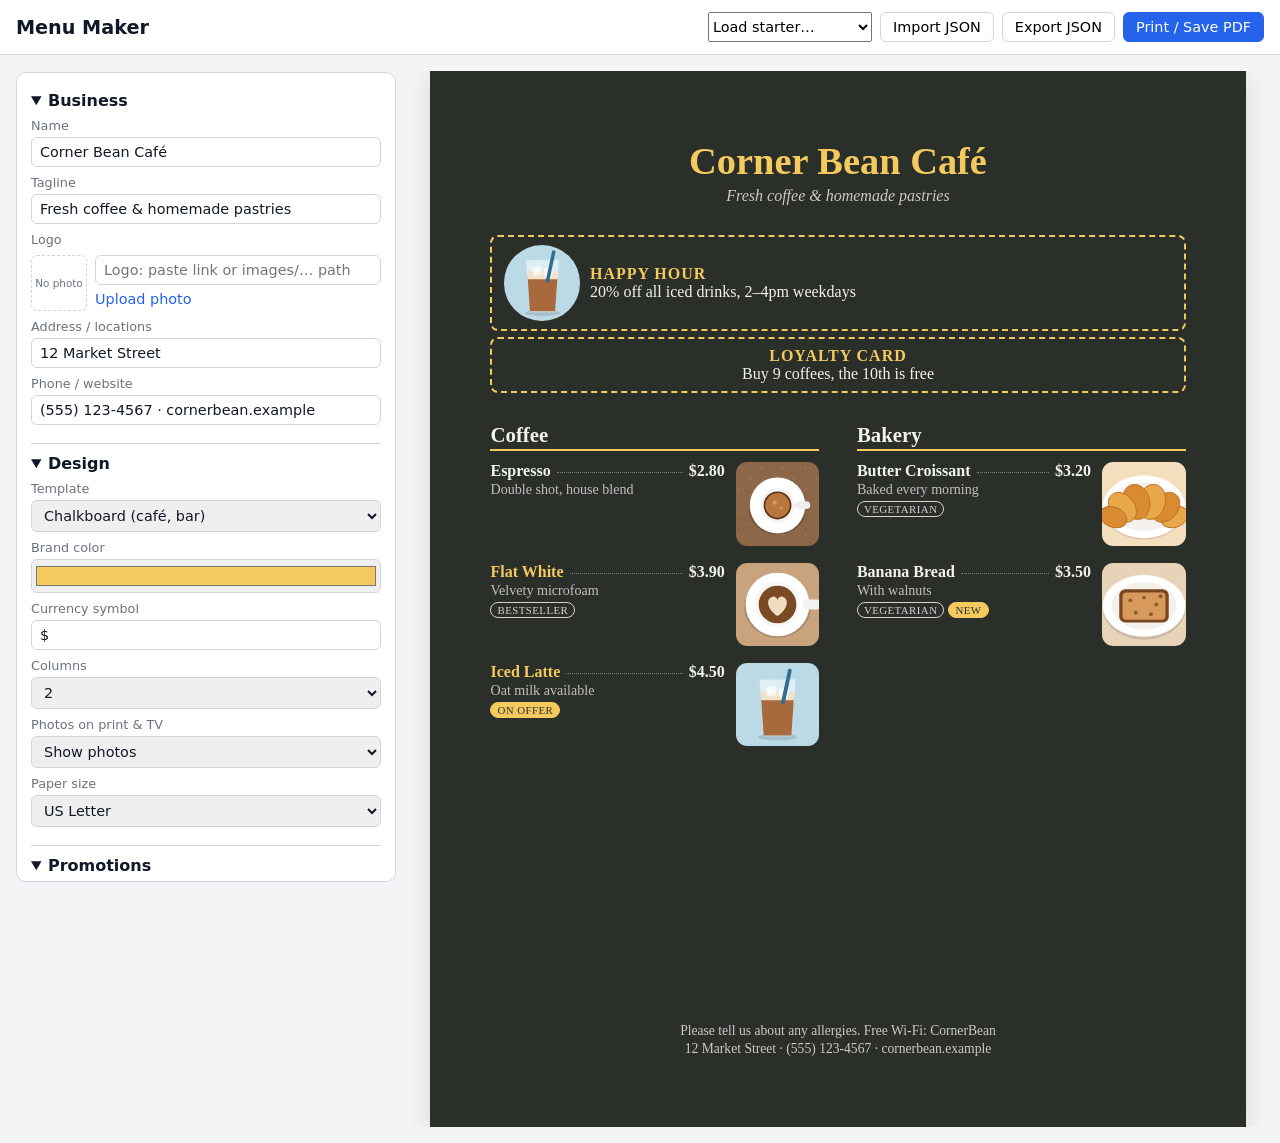
<file: index.html>
<!doctype html>
<html lang="en">
<head>
  <meta charset="utf-8">
  <meta name="viewport" content="width=device-width, initial-scale=1">
  <title>Menu Maker</title>
  <link rel="stylesheet" href="styles.css">
</head>
<body>
  <header class="topbar no-print">
    <h1>Menu Maker</h1>
    <div class="actions">
      <select id="starter" aria-label="Load a starter menu">
        <option value="">Load starter…</option>
        <option value="cafe">Small café</option>
        <option value="restaurant">Family restaurant</option>
        <option value="chain">Multi-location chain</option>
      </select>
      <button id="btn-import" type="button">Import JSON</button>
      <input id="file-import" type="file" accept="application/json" hidden>
      <button id="btn-export" type="button">Export JSON</button>
      <button id="btn-print" type="button" class="primary">Print / Save PDF</button>
    </div>
  </header>

  <main class="layout">
    <aside class="editor no-print">
      <details open>
        <summary>Business</summary>
        <label>Name <input data-bind="business.name"></label>
        <label>Tagline <input data-bind="business.tagline"></label>
        <label>Logo</label>
        <div id="logo-picker"></div>
        <label>Address / locations <input data-bind="business.address"></label>
        <label>Phone / website <input data-bind="business.contact"></label>
      </details>

      <details open>
        <summary>Design</summary>
        <label>Template
          <select data-bind="design.template">
            <option value="classic">Classic (restaurant)</option>
            <option value="modern">Modern (brand / chain)</option>
            <option value="chalk">Chalkboard (café, bar)</option>
            <option value="minimal">Minimal (fine dining)</option>
          </select>
        </label>
        <label>Brand color <input type="color" data-bind="design.accent"></label>
        <label>Currency symbol <input data-bind="design.currency" maxlength="4"></label>
        <label>Columns
          <select data-bind="design.columns">
            <option value="1">1</option>
            <option value="2">2</option>
          </select>
        </label>
        <label>Photos on print &amp; TV
          <select data-bind="design.photos">
            <option value="on">Show photos</option>
            <option value="off">Text only</option>
          </select>
        </label>
        <label>Paper size
          <select data-bind="design.paper">
            <option value="a4">A4</option>
            <option value="letter">US Letter</option>
          </select>
        </label>
      </details>

      <details open>
        <summary>Promotions</summary>
        <p class="hint">Shown as a banner at the top of the menu. Leave the title empty to hide.</p>
        <div id="promo-list"></div>
        <button type="button" id="btn-add-promo">+ Add promotion</button>
      </details>

      <details open>
        <summary>Menu sections</summary>
        <div id="section-list"></div>
        <button type="button" id="btn-add-section">+ Add section</button>
      </details>

      <details open>
        <summary>Share &amp; display</summary>
        <p class="hint">
          <strong>Permanent links</strong> always show the latest menu and are short enough to type on a TV.
          Download the menu file, upload it to the site's <code id="share-file">menus/menu.json</code>, then use:
        </p>
        <label>Menu file name <input id="share-slug" maxlength="60"></label>
        <button type="button" id="btn-download-file">Download menu file</button>
        <div class="share-link">
          <span>TV screen</span>
          <code id="link-tv"></code>
          <button type="button" class="link" data-copy-permanent="tv.html">Copy</button>
        </div>
        <div class="share-link">
          <span>iPad / phone (customers scroll)</span>
          <code id="link-tablet"></code>
          <button type="button" class="link" data-copy-permanent="menu.html">Copy</button>
        </div>
        <p class="hint">
          <strong>Quick links</strong> work right away with no upload, but they are long and show the menu as it is now.
        </p>
        <div class="row wrap">
          <button type="button" data-open-quick="tv.html">Preview TV</button>
          <button type="button" data-open-quick="menu.html">Preview iPad</button>
          <button type="button" class="link" data-copy-quick="tv.html">Copy TV quick link</button>
          <button type="button" class="link" data-copy-quick="menu.html">Copy iPad quick link</button>
        </div>
      </details>

      <details>
        <summary>Footer</summary>
        <label>Note <textarea data-bind="footer" rows="2"></textarea></label>
      </details>
    </aside>

    <section class="preview-wrap">
      <article id="menu" class="menu"></article>
    </section>
  </main>

  <script src="shared.js"></script>
  <script src="templates.js"></script>
  <script src="app.js"></script>
</body>
</html>
</file>
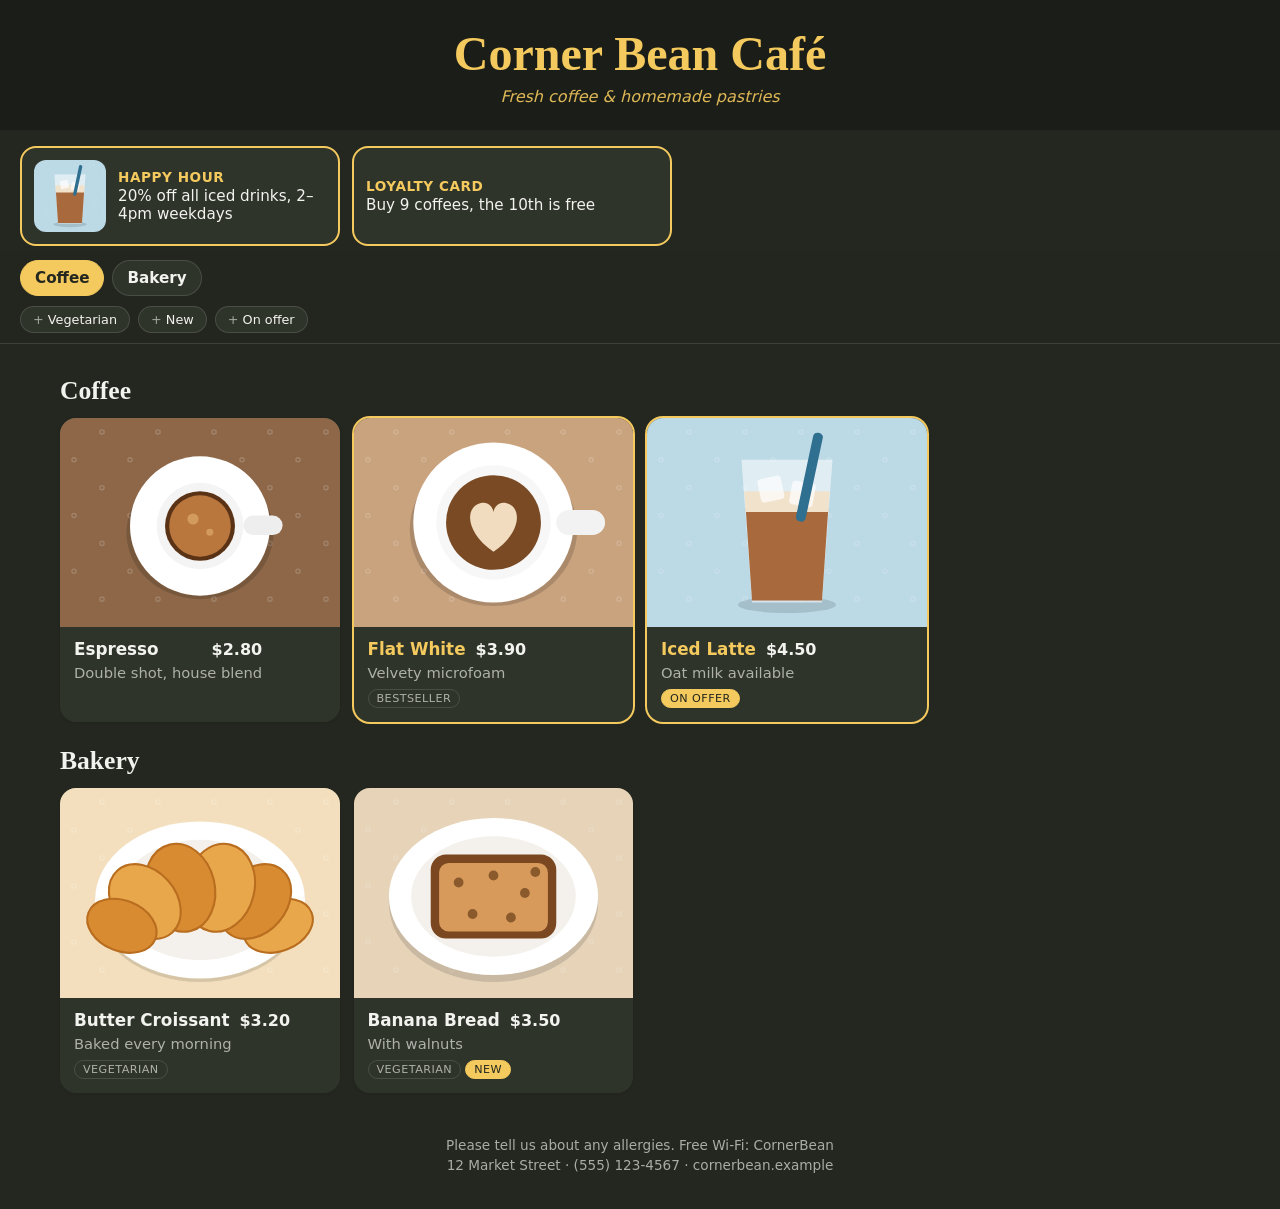
<file: menu.html>
<!doctype html>
<html lang="en">
<head>
  <meta charset="utf-8">
  <meta name="viewport" content="width=device-width, initial-scale=1, viewport-fit=cover">
  <meta name="apple-mobile-web-app-capable" content="yes">
  <meta name="mobile-web-app-capable" content="yes">
  <meta name="theme-color" content="#ffffff">
  <title>Menu</title>
  <link rel="stylesheet" href="menu.css">
</head>
<body>
  <div id="app" class="app">
    <header class="hero">
      <img class="hero-logo" alt="" hidden>
      <h1 class="hero-name"></h1>
      <p class="hero-tagline"></p>
    </header>

    <section class="promos" aria-label="Promotions" hidden></section>

    <nav class="tabs" aria-label="Menu sections">
      <div class="tab-row" id="tab-row"></div>
      <div class="filter-row" id="filter-row" hidden></div>
    </nav>

    <main id="sections"></main>

    <footer class="foot">
      <p class="foot-note"></p>
      <p class="foot-contact"></p>
    </footer>
  </div>

  <dialog id="detail" class="detail">
    <button type="button" class="detail-close" aria-label="Close">✕</button>
    <div class="detail-body"></div>
  </dialog>

  <p id="error" class="error" hidden></p>

  <script src="shared.js"></script>
  <script src="templates.js"></script>
  <script src="menu.js"></script>
</body>
</html>
</file>
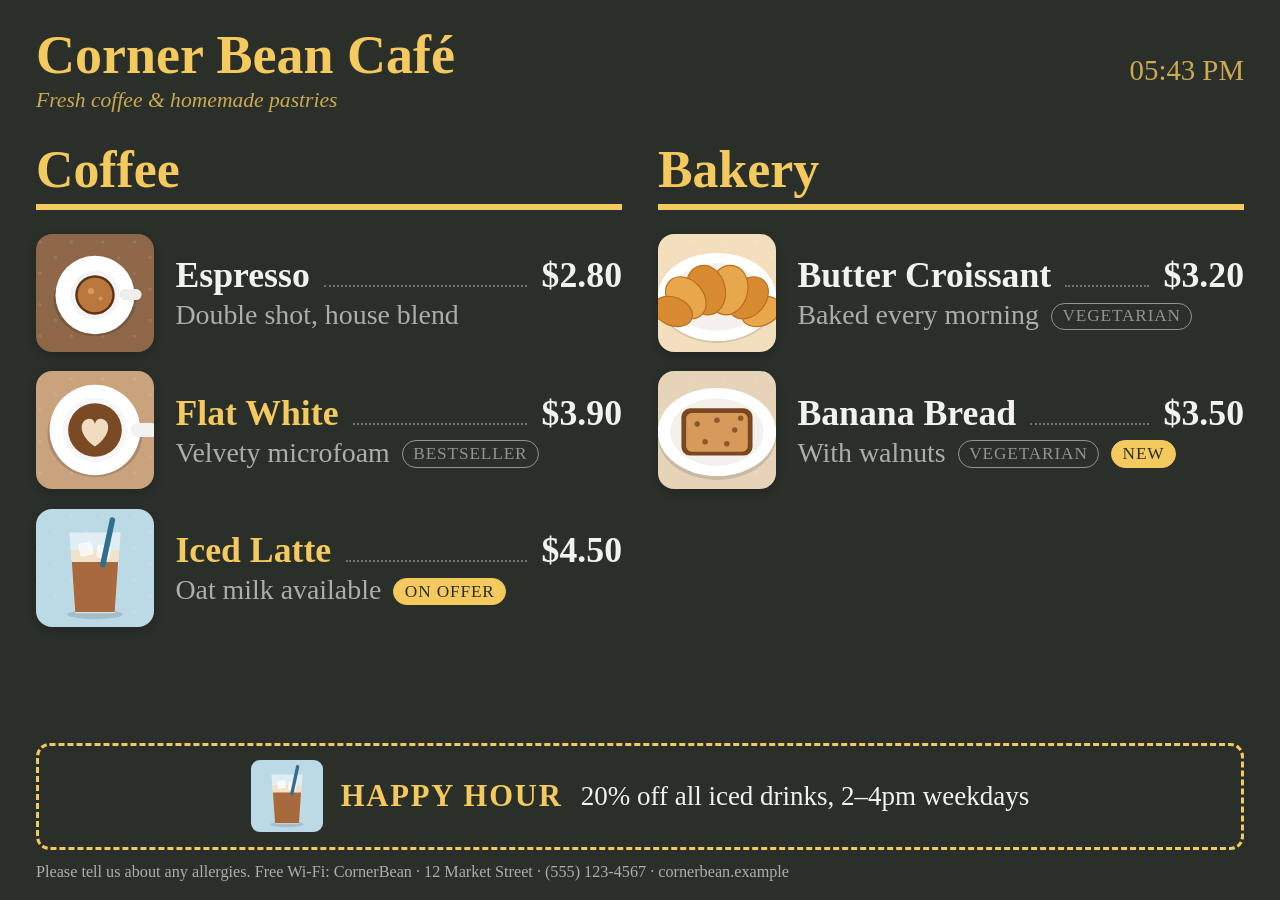
<file: tv.html>
<!doctype html>
<html lang="en">
<head>
  <meta charset="utf-8">
  <meta name="viewport" content="width=device-width, initial-scale=1">
  <title>Menu</title>
  <link rel="stylesheet" href="tv.css">
</head>
<body>
  <div id="tv" class="tv">
    <header class="tv-head">
      <img class="tv-logo" alt="" hidden>
      <div class="tv-brand">
        <h1 class="tv-name"></h1>
        <p class="tv-tagline"></p>
      </div>
      <div class="tv-clock" aria-hidden="true"></div>
    </header>
    <main class="tv-body"></main>
    <aside class="tv-promo" hidden></aside>
    <footer class="tv-foot">
      <span class="tv-contact"></span>
      <span class="tv-pager"></span>
    </footer>
  </div>
  <p id="tv-error" class="tv-error" hidden></p>

  <script src="shared.js"></script>
  <script src="templates.js"></script>
  <script src="tv.js"></script>
</body>
</html>
</file>
<file: styles.css>
:root {
  --ui-bg: #f3f4f6;
  --ui-panel: #ffffff;
  --ui-border: #d1d5db;
  --ui-text: #111827;
  --ui-muted: #6b7280;
  --ui-primary: #2563eb;
  --ui-danger: #b91c1c;
}

* { box-sizing: border-box; }

body {
  margin: 0;
  font-family: system-ui, -apple-system, "Segoe UI", Roboto, sans-serif;
  background: var(--ui-bg);
  color: var(--ui-text);
}

/* ---------- App chrome ---------- */

.topbar {
  display: flex;
  flex-wrap: wrap;
  gap: 12px;
  align-items: center;
  justify-content: space-between;
  padding: 12px 16px;
  background: var(--ui-panel);
  border-bottom: 1px solid var(--ui-border);
  position: sticky;
  top: 0;
  z-index: 10;
}
.topbar h1 { font-size: 1.2rem; margin: 0; }
.actions { display: flex; flex-wrap: wrap; gap: 8px; }

button, select, input, textarea {
  font: inherit;
  font-size: 0.9rem;
}
button {
  border: 1px solid var(--ui-border);
  background: var(--ui-panel);
  border-radius: 6px;
  padding: 6px 12px;
  cursor: pointer;
}
button:hover { background: var(--ui-bg); }
button.primary { background: var(--ui-primary); border-color: var(--ui-primary); color: #fff; }
button.link { border: none; background: none; color: var(--ui-primary); padding: 4px 0; }
button.icon { padding: 4px 8px; }
button.danger, button.link.danger { color: var(--ui-danger); }

.layout {
  display: grid;
  grid-template-columns: minmax(300px, 380px) 1fr;
  gap: 16px;
  padding: 16px;
  align-items: start;
}
@media (max-width: 860px) {
  .layout { grid-template-columns: 1fr; }
}

.editor {
  background: var(--ui-panel);
  border: 1px solid var(--ui-border);
  border-radius: 10px;
  padding: 8px 14px;
  max-height: calc(100vh - 90px);
  overflow: auto;
  position: sticky;
  top: 72px;
}
@media (max-width: 860px) {
  .editor { position: static; max-height: none; }
}
.editor details { border-bottom: 1px solid var(--ui-border); padding: 10px 0; }
.editor details:last-child { border-bottom: none; }
.editor summary { font-weight: 600; cursor: pointer; margin-bottom: 8px; }
.editor label { display: block; font-size: 0.8rem; color: var(--ui-muted); margin: 8px 0; }
.editor label input,
.editor label select,
.editor label textarea { display: block; width: 100%; margin-top: 4px; color: var(--ui-text); }
.editor input, .editor select, .editor textarea {
  border: 1px solid var(--ui-border);
  border-radius: 6px;
  padding: 6px 8px;
  width: 100%;
  min-width: 0;
}
.editor input[type="color"] { height: 34px; padding: 2px; }
.hint { font-size: 0.8rem; color: var(--ui-muted); margin: 0 0 8px; }

.card {
  border: 1px solid var(--ui-border);
  border-radius: 8px;
  padding: 8px;
  margin-bottom: 8px;
  display: grid;
  gap: 6px;
}
.row { display: flex; gap: 6px; align-items: center; }
.row input { flex: 1; }
.row input.price { flex: 0 0 80px; }
.section-title { font-weight: 600; }
.item-edit {
  display: grid;
  gap: 4px;
  padding: 6px;
  background: var(--ui-bg);
  border-radius: 6px;
}

.row.wrap { flex-wrap: wrap; }
code { font-size: 0.75rem; word-break: break-all; }

.photo-pick { display: flex; gap: 8px; align-items: flex-start; }
.photo-pick .thumb {
  flex: 0 0 56px;
  height: 56px;
  border-radius: 6px;
  background: var(--ui-panel);
  border: 1px dashed var(--ui-border);
  display: grid;
  place-items: center;
  overflow: hidden;
  font-size: 0.65rem;
  color: var(--ui-muted);
  text-align: center;
}
.photo-pick .thumb img { width: 100%; height: 100%; object-fit: cover; }
.photo-pick .photo-fields { flex: 1; min-width: 0; display: grid; gap: 2px; }
.photo-pick .hint { margin: 0; }
#logo-picker { margin-bottom: 8px; }

.share-link {
  display: grid;
  grid-template-columns: 1fr auto;
  gap: 2px 8px;
  align-items: center;
  margin: 8px 0;
  padding: 6px 8px;
  background: var(--ui-bg);
  border-radius: 6px;
}
.share-link span { grid-column: 1 / -1; font-size: 0.8rem; color: var(--ui-muted); }

.preview-wrap { overflow: auto; display: flex; justify-content: center; }

/* ---------- The menu itself ---------- */

.menu {
  --accent: #333;
  background: #fff;
  color: #222;
  width: 210mm;
  min-height: 297mm;
  padding: 18mm 16mm;
  box-shadow: 0 4px 24px rgba(0, 0, 0, 0.12);
  display: flex;
  flex-direction: column;
}
.menu.paper-letter { width: 8.5in; min-height: 11in; }

.menu-head { text-align: center; margin-bottom: 8mm; }
.logo { max-height: 70px; max-width: 200px; margin-bottom: 6px; }
.biz-name { margin: 0; font-size: 2.4rem; color: var(--accent); }
.tagline { margin: 4px 0 0; font-style: italic; opacity: 0.8; }

.promos { display: grid; gap: 6px; margin-bottom: 8mm; }
.promo {
  border: 2px dashed var(--accent);
  border-radius: 8px;
  padding: 8px 12px;
  text-align: center;
  break-inside: avoid;
}
.promo strong { display: block; text-transform: uppercase; letter-spacing: 0.06em; color: var(--accent); }

.sections { flex: 1; }
.cols-2 .sections { column-count: 2; column-gap: 10mm; }
.menu-section { break-inside: avoid; margin-bottom: 7mm; }
.menu-section h3 {
  margin: 0 0 3mm;
  font-size: 1.3rem;
  border-bottom: 2px solid var(--accent);
  padding-bottom: 2px;
}
.menu-section ul { list-style: none; margin: 0; padding: 0; }
.item { margin-bottom: 3.5mm; break-inside: avoid; }
.item-line { display: flex; align-items: baseline; gap: 6px; }
.item-name { font-weight: 600; }
.dots { flex: 1; border-bottom: 1px dotted currentColor; opacity: 0.4; transform: translateY(-3px); }
.item-price { font-weight: 600; white-space: nowrap; }
.item-desc { margin: 1px 0 0; font-size: 0.88rem; opacity: 0.75; }
.tags { margin: 3px 0 0; display: flex; flex-wrap: wrap; gap: 4px; }
.tag {
  font-size: 0.68rem;
  text-transform: uppercase;
  letter-spacing: 0.04em;
  padding: 1px 6px;
  border-radius: 999px;
  border: 1px solid currentColor;
  opacity: 0.85;
}
.tag-promo, .tag-new { background: var(--accent); border-color: var(--accent); color: #fff; opacity: 1; }
.item.highlight .item-name { color: var(--accent); }

/* Photos */
.item.has-photo { display: flow-root; }
.item-photo {
  float: right;
  width: 22mm;
  height: 22mm;
  object-fit: cover;
  border-radius: 3mm;
  margin: 0 0 1mm 3mm;
}
.promo.has-photo { display: flex; align-items: center; gap: 10px; text-align: left; }
.promo.has-photo > div { flex: 1; }
.promo-photo { width: 20mm; height: 20mm; object-fit: cover; border-radius: 50%; flex: none; }
.tpl-minimal .item-photo { float: none; display: block; margin: 0 auto 2mm; width: 30mm; height: 22mm; }

.menu-foot { text-align: center; font-size: 0.85rem; margin-top: 6mm; opacity: 0.8; }
.menu-foot p { margin: 2px 0; }

/* Template: Classic */
.tpl-classic { font-family: Georgia, "Times New Roman", serif; background: #fffaf2; }
.tpl-classic .menu-section h3 { text-align: center; border-bottom: none; text-transform: uppercase; letter-spacing: 0.15em; }
.tpl-classic .menu-section h3::after {
  content: ""; display: block; width: 40px; height: 2px; background: var(--accent); margin: 4px auto 0;
}

/* Template: Modern (brand / chain) */
.tpl-modern { font-family: "Helvetica Neue", Arial, sans-serif; padding-top: 0; }
.tpl-modern .menu-head {
  background: var(--accent);
  color: #fff;
  margin: 0 -16mm 8mm;
  padding: 12mm 16mm 8mm;
  text-align: left;
}
.tpl-modern .biz-name { color: #fff; font-weight: 900; letter-spacing: -0.02em; font-size: 2.8rem; }
.tpl-modern .promos { grid-template-columns: repeat(auto-fit, minmax(60mm, 1fr)); }
.tpl-modern .promo { border-style: solid; background: color-mix(in srgb, var(--accent) 10%, #fff); text-align: left; }
.tpl-modern .menu-section h3 { text-transform: uppercase; font-weight: 900; border-bottom-width: 4px; }
.tpl-modern .dots { visibility: hidden; }

/* Template: Chalkboard (café / bar) */
.tpl-chalk {
  font-family: "Comic Sans MS", "Marker Felt", "Segoe Print", cursive;
  background: #2b2f2a;
  color: #f2f2ee;
}
.tpl-chalk .promo { border-color: var(--accent); }
.tpl-chalk .tag-promo, .tpl-chalk .tag-new { color: #2b2f2a; }

/* Template: Minimal (fine dining) */
.tpl-minimal { font-family: "Didot", "Bodoni MT", Georgia, serif; letter-spacing: 0.02em; }
.tpl-minimal .biz-name { font-weight: 400; letter-spacing: 0.2em; text-transform: uppercase; color: #111; }
.tpl-minimal .menu-section h3 {
  border: none; text-align: center; font-weight: 400; letter-spacing: 0.3em; text-transform: uppercase; color: var(--accent);
}
.tpl-minimal .item { text-align: center; }
.tpl-minimal .item-line { justify-content: center; }
.tpl-minimal .dots { display: none; }
.tpl-minimal .item-price { font-weight: 400; }
.tpl-minimal .tags { justify-content: center; }
.tpl-minimal .promo { border-style: solid; border-width: 1px 0; border-radius: 0; }

/* ---------- Print ---------- */

@media print {
  body { background: #fff; }
  .no-print { display: none !important; }
  .layout { display: block; padding: 0; }
  .preview-wrap { display: block; overflow: visible; }
  .menu { box-shadow: none; margin: 0; -webkit-print-color-adjust: exact; print-color-adjust: exact; }
}
</file>
<file: menu.css>
* { box-sizing: border-box; }

:root {
  --accent: #c0392b;
  --bg: #f7f5f2;
  --card: #ffffff;
  --fg: #1d1d1f;
  --muted: #6b6b70;
  --line: rgba(0, 0, 0, 0.08);
  --font: system-ui, -apple-system, "Segoe UI", Roboto, sans-serif;
  --title-font: Georgia, "Times New Roman", serif;
  --radius: 16px;
}

html { scroll-padding-top: 120px; -webkit-text-size-adjust: 100%; }

body {
  margin: 0;
  background: var(--bg);
  color: var(--fg);
  font-family: var(--font);
  -webkit-tap-highlight-color: transparent;
}

button { font: inherit; color: inherit; }
.link { background: none; border: none; color: var(--accent); text-decoration: underline; cursor: pointer; padding: 0; }

/* ---------- Header ---------- */

.hero {
  padding: calc(28px + env(safe-area-inset-top)) 20px 24px;
  text-align: center;
  background: var(--accent);
  color: #fff;
}
.hero-logo { max-height: 72px; max-width: 200px; margin-bottom: 8px; }
.hero-name { margin: 0; font-family: var(--title-font); font-size: clamp(28px, 6vw, 48px); line-height: 1.1; }
.hero-tagline { margin: 6px 0 0; opacity: 0.9; font-style: italic; }
.hero-tagline:empty { display: none; }

/* ---------- Promotions ---------- */

.promos {
  display: flex;
  gap: 12px;
  overflow-x: auto;
  padding: 16px 20px 4px;
  scroll-snap-type: x mandatory;
  scrollbar-width: none;
}
.promos::-webkit-scrollbar { display: none; }
.promo-card {
  flex: 0 0 min(320px, 82vw);
  scroll-snap-align: start;
  display: flex;
  gap: 12px;
  align-items: center;
  padding: 12px;
  border-radius: var(--radius);
  background: var(--card);
  border: 2px solid var(--accent);
}
.promo-card img { width: 72px; height: 72px; border-radius: 12px; object-fit: cover; flex: none; }
.promo-card strong { display: block; color: var(--accent); text-transform: uppercase; letter-spacing: 0.04em; font-size: 0.85rem; }
.promo-card p { margin: 2px 0 0; font-size: 0.95rem; }

/* ---------- Sticky tabs & filters ---------- */

.tabs {
  position: sticky;
  top: 0;
  z-index: 5;
  background: color-mix(in srgb, var(--bg) 92%, transparent);
  backdrop-filter: blur(10px);
  -webkit-backdrop-filter: blur(10px);
  border-bottom: 1px solid var(--line);
  padding-top: env(safe-area-inset-top);
}
.tab-row, .filter-row {
  display: flex;
  gap: 8px;
  overflow-x: auto;
  padding: 10px 20px;
  scrollbar-width: none;
}
.tab-row::-webkit-scrollbar, .filter-row::-webkit-scrollbar { display: none; }
.filter-row { padding-top: 0; }
.filter-row[hidden] { display: none; }

.chip {
  flex: none;
  padding: 8px 14px;
  border-radius: 999px;
  border: 1px solid var(--line);
  background: var(--card);
  color: var(--fg);
  text-decoration: none;
  font-size: 0.95rem;
  font-weight: 600;
  white-space: nowrap;
  cursor: pointer;
}
.chip.on { background: var(--accent); border-color: var(--accent); color: #fff; }
.chip.filter { font-size: 0.8rem; padding: 5px 12px; font-weight: 500; }
.chip.filter::before { content: "+ "; opacity: 0.6; }
.chip.filter.on::before { content: "✓ "; opacity: 1; }

/* ---------- Sections & cards ---------- */

main { padding: 8px 20px 24px; max-width: 1200px; margin: 0 auto; }

.section { padding-top: 16px; }
.section h2 {
  font-family: var(--title-font);
  font-size: 1.6rem;
  margin: 8px 0 12px;
}

.grid {
  display: grid;
  grid-template-columns: repeat(auto-fill, minmax(240px, 1fr));
  gap: 14px;
}

.card {
  display: flex;
  flex-direction: column;
  text-align: left;
  padding: 0;
  border: none;
  border-radius: var(--radius);
  background: var(--card);
  box-shadow: 0 1px 3px rgba(0, 0, 0, 0.08);
  overflow: hidden;
  cursor: pointer;
  transition: transform 0.15s ease;
}
.card:active { transform: scale(0.98); }
.card.highlight { box-shadow: 0 0 0 2px var(--accent); }
.card-photo { width: 100%; aspect-ratio: 4 / 3; object-fit: cover; display: block; background: var(--line); }
.card-body { display: flex; flex-direction: column; gap: 4px; padding: 12px 14px 14px; }
.card-top { display: flex; justify-content: space-between; align-items: baseline; gap: 10px; }
.card-name { font-weight: 700; font-size: 1.05rem; }
.card.highlight .card-name { color: var(--accent); }
.card-price { font-weight: 700; white-space: nowrap; }
.card-desc { color: var(--muted); font-size: 0.92rem; line-height: 1.35; }

.tags { display: flex; flex-wrap: wrap; gap: 4px; margin-top: 2px; }
.tag {
  font-size: 0.7rem;
  text-transform: uppercase;
  letter-spacing: 0.04em;
  padding: 2px 8px;
  border-radius: 999px;
  border: 1px solid var(--line);
  color: var(--muted);
}
.tag-promo, .tag-new { background: var(--accent); border-color: var(--accent); color: #fff; }

.empty { text-align: center; color: var(--muted); padding: 40px 0; }

/* Phones: delivery-app style rows with the photo on the right. */
@media (max-width: 600px) {
  main { padding: 4px 14px 24px; }
  .grid { grid-template-columns: 1fr; gap: 10px; }
  .card.has-photo { flex-direction: row-reverse; align-items: stretch; }
  .card.has-photo .card-photo { width: 110px; aspect-ratio: auto; flex: none; }
  .card.has-photo .card-body { flex: 1; min-width: 0; }
}

/* ---------- Detail sheet ---------- */

.detail {
  border: none;
  padding: 0;
  border-radius: 20px;
  width: min(560px, calc(100vw - 32px));
  max-height: calc(100vh - 48px);
  background: var(--card);
  color: var(--fg);
  overflow: auto;
}
.detail::backdrop { background: rgba(0, 0, 0, 0.55); }
.detail[open] { animation: pop 0.2s ease; }
@keyframes pop { from { transform: scale(0.96); opacity: 0; } to { transform: none; opacity: 1; } }
.detail-close {
  position: absolute;
  top: 10px;
  right: 10px;
  width: 38px;
  height: 38px;
  border-radius: 50%;
  border: none;
  background: rgba(0, 0, 0, 0.55);
  color: #fff;
  font-size: 1rem;
  cursor: pointer;
}
.detail-photo { width: 100%; aspect-ratio: 4 / 3; object-fit: cover; display: block; }
.detail-text { padding: 18px 20px 22px; }
.detail-text h3 { margin: 0; font-size: 1.4rem; font-family: var(--title-font); }
.detail-text .card-price { font-size: 1.3rem; }
.detail-text p { color: var(--muted); line-height: 1.45; }
.detail-body:not(:has(.detail-photo)) .detail-text { padding-top: 54px; }

/* ---------- Footer ---------- */

.foot {
  text-align: center;
  color: var(--muted);
  font-size: 0.85rem;
  padding: 16px 20px calc(32px + env(safe-area-inset-bottom));
}
.foot p { margin: 4px 0; }
.foot p:empty { display: none; }

.error {
  position: fixed;
  inset: 0;
  margin: 0;
  display: grid;
  place-items: center;
  padding: 24px;
  background: #111;
  color: #fff;
  text-align: center;
}
.error[hidden] { display: none; }

/* ---------- Templates (same names as print & TV) ---------- */

.tpl-modern { --title-font: "Helvetica Neue", Arial, sans-serif; }
.tpl-modern .hero-name { font-weight: 900; letter-spacing: -0.02em; text-transform: uppercase; }
.tpl-modern .section h2 { text-transform: uppercase; font-weight: 900; }

.tpl-classic .section h2 { text-transform: uppercase; letter-spacing: 0.1em; color: var(--accent); }

.tpl-chalk {
  --title-font: "Marker Felt", "Segoe Print", "Comic Sans MS", cursive;
}
body:has(.tpl-chalk) {
  --bg: #23271f;
  --card: #2f342b;
  --fg: #f2f2ee;
  --muted: rgba(242, 242, 238, 0.65);
  --line: rgba(255, 255, 255, 0.12);
}
.tpl-chalk .hero { background: #1b1e18; color: var(--accent); }
.tpl-chalk .chip.on, .tpl-chalk .tag-promo, .tpl-chalk .tag-new { color: #23271f; }

.tpl-minimal { --title-font: "Didot", "Bodoni MT", Georgia, serif; }
.tpl-minimal .hero { background: var(--card); color: var(--fg); border-bottom: 1px solid var(--line); }
.tpl-minimal .hero-name { font-weight: 400; letter-spacing: 0.2em; text-transform: uppercase; }
.tpl-minimal .section h2 { font-weight: 400; letter-spacing: 0.2em; text-transform: uppercase; text-align: center; color: var(--accent); }
</file>
<file: tv.css>
* { box-sizing: border-box; }

html, body {
  margin: 0;
  height: 100%;
  overflow: hidden;
  background: #000;
}
body.hide-cursor { cursor: none; }

.tv {
  --accent: #c0392b;
  --bg: #fffaf2;
  --fg: #222;
  --muted: rgba(0, 0, 0, 0.6);
  --head-bg: transparent;
  --head-fg: var(--accent);
  --font: Georgia, "Times New Roman", serif;

  position: fixed;
  inset: 0;
  display: grid;
  grid-template-rows: auto 1fr auto auto;
  background: var(--bg);
  color: var(--fg);
  font-family: var(--font);
}

/* ---------- Header ---------- */

.tv-head {
  display: flex;
  align-items: center;
  gap: 2vmin;
  padding: 3vmin 4vmin 2vmin;
  background: var(--head-bg);
  color: var(--head-fg);
}
.tv-logo { height: 9vmin; width: auto; }
.tv-brand { flex: 1; min-width: 0; }
.tv-name { margin: 0; font-size: 6vmin; line-height: 1.05; }
.tv-tagline { margin: 0.5vmin 0 0; font-size: 2.4vmin; font-style: italic; opacity: 0.8; }
.tv-tagline:empty { display: none; }
.tv-clock { font-size: 3.2vmin; font-variant-numeric: tabular-nums; opacity: 0.8; }

/* ---------- Menu body ---------- */

.tv-body {
  min-height: 0;
  overflow: hidden;
  padding: 1vmin 4vmin;
  column-count: 3;
  column-gap: 4vmin;
  column-fill: balance;
}

.tv-section { break-inside: avoid; margin-bottom: 1.2em; }
.tv-section h2 {
  margin: 0 0 0.45em;
  font-size: 1.45em;
  color: var(--accent);
  border-bottom: 0.12em solid var(--accent);
  padding-bottom: 0.1em;
}
.tv-section h2 { break-after: avoid; }
/* inline-block keeps each item in one column (break-inside alone isn't reliable in multicol) */
.tv-item { display: inline-block; width: 100%; break-inside: avoid; margin-bottom: 0.55em; }
.tv-item.has-photo {
  display: inline-grid;
  grid-template-columns: 3.3em 1fr;
  gap: 0.6em;
  align-items: center;
}
.tv-photo {
  width: 3.3em;
  height: 3.3em;
  object-fit: cover;
  border-radius: 0.45em;
  box-shadow: 0 0.1em 0.3em rgba(0, 0, 0, 0.2);
}
.tv-text { min-width: 0; }
.tv-line { display: flex; align-items: baseline; gap: 0.4em; }
.tv-item-name { font-weight: 700; }
.tv-item.highlight .tv-item-name { color: var(--accent); }
.tv-dots { flex: 1; border-bottom: 0.08em dotted currentColor; opacity: 0.35; min-width: 0.5em; }
.tv-price { font-weight: 700; white-space: nowrap; }
.tv-desc { margin: 0.1em 0 0; font-size: 0.78em; color: var(--muted); }
.tv-tag {
  display: inline-block;
  vertical-align: 0.15em;
  margin-left: 0.3em;
  font-size: 0.62em;
  text-transform: uppercase;
  letter-spacing: 0.05em;
  padding: 0.15em 0.6em;
  border-radius: 999px;
  border: 0.1em solid currentColor;
  white-space: nowrap;
  opacity: 0.8;
}
.tv-tag.tag-promo, .tv-tag.tag-new { background: var(--accent); border-color: var(--accent); color: #fff; opacity: 1; }

/* ---------- Promotion bar & footer ---------- */

.tv-promo {
  margin: 0 4vmin 1.5vmin;
  padding: 1.6vmin 3vmin;
  border-radius: 1.5vmin;
  background: var(--accent);
  color: #fff;
  display: flex;
  align-items: baseline;
  justify-content: center;
  gap: 2vmin;
  font-family: var(--font);
}
.tv-promo[hidden] { display: none; }
.tv-promo { align-items: center; }
.tv-promo-photo {
  height: 8vmin;
  width: 8vmin;
  object-fit: cover;
  border-radius: 1vmin;
  align-self: center;
}
.tv-promo strong { font-size: 3.4vmin; text-transform: uppercase; letter-spacing: 0.06em; }
.tv-promo span { font-size: 3vmin; }

.tv-foot {
  display: flex;
  justify-content: space-between;
  align-items: center;
  gap: 2vmin;
  padding: 0 4vmin 2vmin;
  font-size: 1.8vmin;
  color: var(--muted);
}
.tv-pager { display: flex; gap: 1vmin; }
.tv-pager i { width: 1.2vmin; height: 1.2vmin; border-radius: 50%; background: currentColor; opacity: 0.3; }
.tv-pager i.on { opacity: 1; background: var(--accent); }

.fade-in { animation: fade 0.6s ease; }
@keyframes fade { from { opacity: 0; } to { opacity: 1; } }

.tv-error {
  position: fixed;
  inset: 0;
  margin: 0;
  display: grid;
  place-items: center;
  padding: 5vmin;
  background: #111;
  color: #fff;
  font: 3vmin system-ui, sans-serif;
  text-align: center;
}
.tv-error[hidden] { display: none; }

/* ---------- Templates (same names as the print templates) ---------- */

.tpl-classic .tv-name { text-align: left; }
.tpl-classic .tv-section h2 { text-transform: uppercase; letter-spacing: 0.12em; }

.tpl-modern {
  --bg: #ffffff;
  --fg: #1a1a1a;
  --head-bg: var(--accent);
  --head-fg: #fff;
  --font: "Helvetica Neue", Arial, sans-serif;
}
.tpl-modern .tv-name { font-weight: 900; letter-spacing: -0.02em; }
.tpl-modern .tv-head { margin-bottom: 2vmin; }
.tpl-modern .tv-section h2 { text-transform: uppercase; font-weight: 900; border-bottom-width: 0.2em; }
.tpl-modern .tv-dots { visibility: hidden; }

.tpl-chalk {
  --bg: #2b2f2a;
  --fg: #f2f2ee;
  --muted: rgba(242, 242, 238, 0.65);
  --font: "Comic Sans MS", "Marker Felt", "Segoe Print", cursive;
}
.tpl-chalk .tv-promo { background: transparent; border: 0.4vmin dashed var(--accent); color: var(--accent); }
.tpl-chalk .tv-promo span { color: var(--fg); }
.tpl-chalk .tv-tag.tag-promo, .tpl-chalk .tv-tag.tag-new { color: #2b2f2a; }

.tpl-minimal {
  --bg: #fbfbf9;
  --fg: #111;
  --head-fg: #111;
  --font: "Didot", "Bodoni MT", Georgia, serif;
}
.tpl-minimal .tv-head { justify-content: center; text-align: center; }
.tpl-minimal .tv-name { font-weight: 400; letter-spacing: 0.25em; text-transform: uppercase; }
.tpl-minimal .tv-clock { display: none; }
.tpl-minimal .tv-section h2 {
  border: none; text-align: center; font-weight: 400; letter-spacing: 0.3em; text-transform: uppercase;
}
.tpl-minimal .tv-item { text-align: center; }
.tpl-minimal .tv-line { justify-content: center; }
.tpl-minimal .tv-dots { display: none; }
.tpl-minimal .tv-price { font-weight: 400; }
.tpl-minimal .tv-promo { background: transparent; color: var(--fg); border-top: 1px solid var(--accent); border-bottom: 1px solid var(--accent); border-radius: 0; }
.tpl-minimal .tv-promo strong { color: var(--accent); }

.tv.portrait .tv-promo { flex-direction: column; align-items: center; text-align: center; gap: 0.5vmin; }
</file>
